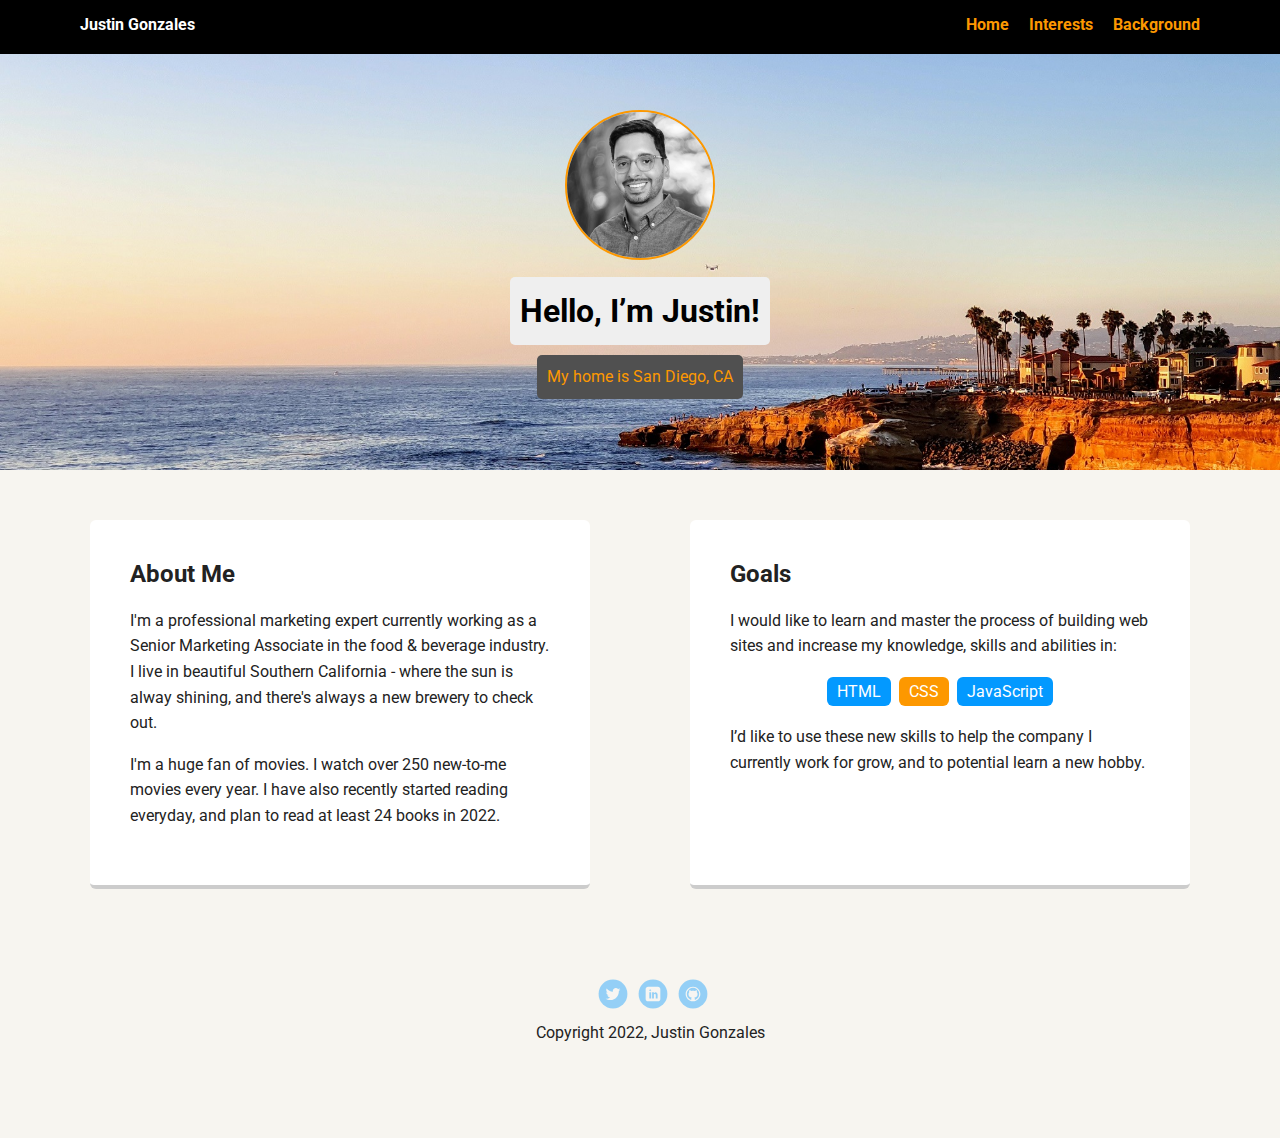
<file: index.html>
<!doctype html>
<html lang="en">
<head>
  <meta charset="utf-8">
  <title>Justin Gonzales' Profile</title>
  <meta name="viewport" content="width=device-width, initial-scale=1.0">
  <link rel="stylesheet" href="styles.css">
  <link href="https://fonts.googleapis.com/css?family=Muli%7CRoboto:400,300,500,700,900" rel="stylesheet"></head>
  <body>

    <div class="main-nav">
        <ul class="nav">
          <li class="name">Justin Gonzales</li>
          <li><a href="index.html">Home</a></li>
          <li><a href="interests.html">Interests</a></li>
          <li><a href="background.html">Background</a></li>
        </ul>
    </div>

    <header>
      <img src="images/justin_headshot.jpg" alt="Picture of Justin Gonzales" class="profile-image">
      <h1 class="tag name">Hello, I’m Justin!</h1>
      <p class="tag location">My home is San Diego, CA</p>
    </header>

    <main class="flex">
      <div class="card">
        <h2>About Me</h2>
        <p>I'm a professional marketing expert currently working as a Senior Marketing Associate in the food & beverage industry. I live in beautiful Southern California - where the sun is alway shining, and there's always a new brewery to check out. </p>
        <p>I'm a huge fan of movies. I watch over 250 new-to-me movies every year. I have also recently started reading everyday, and plan to read at least 24 books in 2022.</p>
      </div> 

      <div class="card">
        <h2>Goals</h2>
        <p>I would like to learn and master the process of building web sites and increase my knowledge, skills and abilities in:</p>
        <ul class="skills">
          <li>HTML</li>
          <li>CSS</li>
          <li>JavaScript</li>
        </ul>
        <p>I’d like to use these new skills to help the company I currently work for grow, and to potential learn a new hobby.</p>
      </div> 

    </main>
    <footer>
      <ul>
        <li><a href="https://twitter.com/j_likesmovies" class="social twitter">Twitter</a></li>
        <li><a href="https://www.linkedin.com/in/justin-gonzales-491ba2122/" class="social linkedin">LinkedIn</a></li>
        <li><a href="https://github.com/justing92" class="social github">Github</a></li>
      </ul>
      <p class="copyright">Copyright 2022, Justin Gonzales</p>
    </footer>
  </body>
  </html>
</file>
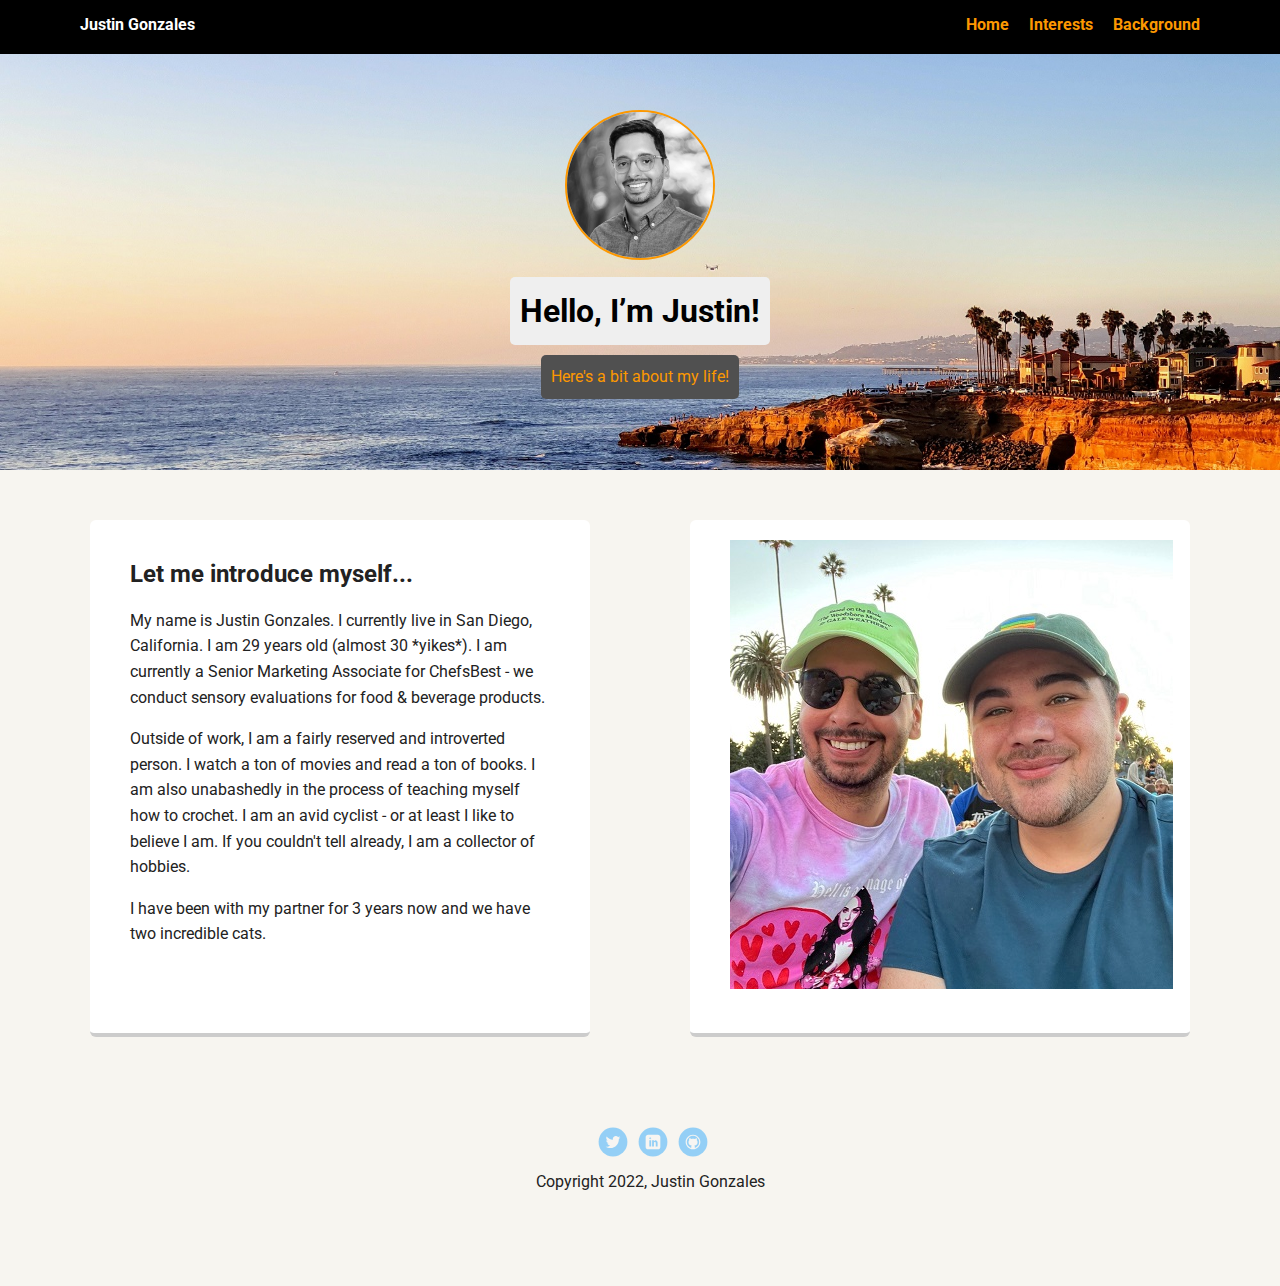
<file: background.html>
<!doctype html>
<html lang="en">
<head>
  <meta charset="utf-8">
  <title>Justin Gonzales' Profile - Background</title>
  <meta name="viewport" content="width=device-width, initial-scale=1.0">
  <link rel="stylesheet" href="styles.css">
  <link href="https://fonts.googleapis.com/css?family=Muli%7CRoboto:400,300,500,700,900" rel="stylesheet"></head>
  <body>

    <div class="main-nav">
        <ul class="nav">
          <li class="name">Justin Gonzales</li>
          <li><a href="index.html">Home</a></li>
          <li><a href="interests.html">Interests</a></li>
          <li><a href="background.html">Background</a></li>
        </ul>
    </div>

    <header>
      <img src="images/justin_headshot.jpg" alt="Picture of Justin Gonzales" class="profile-image">
      <h1 class="tag name">Hello, I’m Justin!</h1>
      <p class="tag location">Here's a bit about my life!</p>
    </header>

    <main class="flex">
      <div class="card">
        <h2>Let me introduce myself...</h2>
            <p>My name is Justin Gonzales. I currently live in San Diego, California. I am 29 years old (almost 30 *yikes*). I am currently a Senior Marketing Associate for ChefsBest - we conduct sensory evaluations for food & beverage products.</p>
            <p>Outside of work, I am a fairly reserved and introverted person. I watch a ton of movies and read a ton of books. I am also unabashedly in the process of teaching myself how to crochet. I am an avid cyclist - or at least I like to believe I am. If you couldn't tell already, I am a collector of hobbies.</p>
            <p>I have been with my partner for 3 years now and we have two incredible cats.</p>
      </div> 

      <div class="card">
        <img src ="images/justin_partner.jpg" alt="Justin Gonzales and his partner">
      </div> 

    </main>
    <footer>
      <ul>
        <li><a href="https://twitter.com/j_likesmovies" class="social twitter">Twitter</a></li>
        <li><a href="https://www.linkedin.com/in/justin-gonzales-491ba2122/" class="social linkedin">LinkedIn</a></li>
        <li><a href="https://github.com/justing92" class="social github">Github</a></li>
      </ul>
      <p class="copyright">Copyright 2022, Justin Gonzales</p>
    </footer>
  </body>
  </html>
</file>
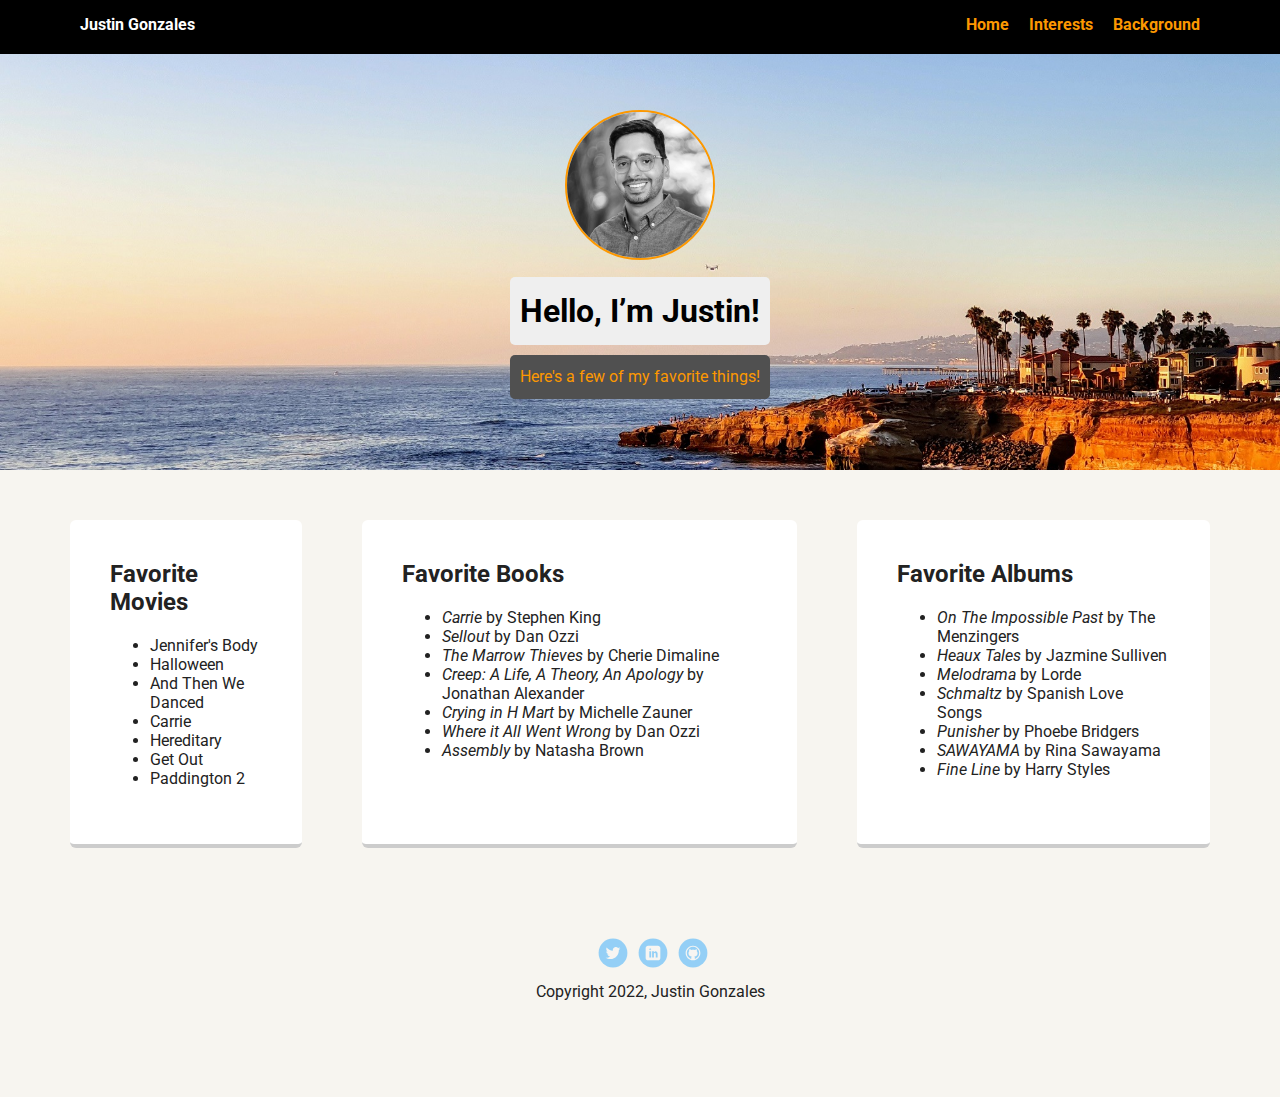
<file: interests.html>
<!doctype html>
<html lang="en">
<head>
  <meta charset="utf-8">
  <title>Justin Gonzales' Profile - Interests</title>
  <meta name="viewport" content="width=device-width, initial-scale=1.0">
  <link rel="stylesheet" href="styles.css">
  <link href="https://fonts.googleapis.com/css?family=Muli%7CRoboto:400,300,500,700,900" rel="stylesheet"></head>
  <body>

    <div class="main-nav">
        <ul class="nav">
          <li class="name">Justin Gonzales</li>
          <li><a href="index.html">Home</a></li>
          <li><a href="interests.html">Interests</a></li>
          <li><a href="background.html">Background</a></li>
        </ul>
    </div>

    <header>
      <img src="images/justin_headshot.jpg" alt="Picture of Justin Gonzales" class="profile-image">
      <h1 class="tag name">Hello, I’m Justin!</h1>
      <p class="tag location">Here's a few of my favorite things!</p>
    </header>

    <main class="flex">
      <div class="card">
        <h2>Favorite Movies</h2>
        <ul>
          <Li>Jennifer's Body</Li>
          <Li>Halloween</Li>
          <Li>And Then We Danced</Li>
          <Li>Carrie</Li>
          <Li>Hereditary</Li>
          <Li>Get Out</Li>
          <Li>Paddington 2</Li>
        </ul>
      </div> 

      <div class="card">
        <h2>Favorite Books</h2>
        <ul>
          <Li><em>Carrie</em> by Stephen King</Li>
          <Li><em>Sellout</em> by Dan Ozzi</Li>
          <Li><em>The Marrow Thieves</em> by Cherie Dimaline</Li>
          <Li><em>Creep: A Life, A Theory, An Apology</em> by Jonathan Alexander</Li>
          <Li><em>Crying in H Mart</em> by Michelle Zauner</Li>
          <Li><em>Where it All Went Wrong</em> by Dan Ozzi</Li>
          <Li><em>Assembly</em> by Natasha Brown</Li>
        </ul>
      </div> 

      <div class="card">
        <h2>Favorite Albums</h2>
        <ul>
          <Li><em>On The Impossible Past</em> by The Menzingers</Li>
          <Li><em>Heaux Tales</em> by Jazmine Sulliven</Li>
          <Li><em>Melodrama</em> by Lorde</Li>
          <Li><em>Schmaltz</em> by Spanish Love Songs</Li>
          <Li><em>Punisher</em> by Phoebe Bridgers</Li>
          <Li><em>SAWAYAMA</em> by Rina Sawayama</Li>
          <Li><em>Fine Line</em> by Harry Styles</Li>
        </ul>
      </div> 

    </main>
    <footer>
      <ul>
        <li><a href="https://twitter.com/j_likesmovies" class="social twitter">Twitter</a></li>
        <li><a href="https://www.linkedin.com/in/justin-gonzales-491ba2122/" class="social linkedin">LinkedIn</a></li>
        <li><a href="https://github.com/justing92" class="social github">Github</a></li>
      </ul>
      <p class="copyright">Copyright 2022, Justin Gonzales</p>
    </footer>
  </body>
  </html>
</file>
<file: styles.css>
/* Global Layout Set-up */
* { 
  box-sizing: border-box;
}
  
body {
  margin: 0;
  padding: 0;
  text-align: center;
  font-family: 'Roboto', sans-serif;
  color: #222;
  background: #f7f5f0;
}
/* Link Styles */

a {
  text-decoration: none;
  color: rgb(253, 152, 0);
}
a:hover {
  color: #6633ff;
}

/* Section Styles */

.main-nav {
  width: 100%;
  background: black;
  min-height: 30px;
  padding: 10px;
  position: fixed;
  text-align: center;
}
.nav {
  display: flex;
  justify-content: space-around;
  font-weight: 700;
  list-style-type: none;
  margin: 0 auto;
  padding: 0;
}

.nav .name {
    display: block;
    margin-right: auto;
    color: white;
}
.nav li {
  padding: 5px 10px 10px 10px;
}
.nav a {
  transition: all .5s;
}
.nav a:hover {
  color: white
}

header {
  text-align: center;
  background: url('images/san_diego.jpg') no-repeat center center ;
  background-size: cover;
  overflow: hidden;
  padding-top: 60px;
}
header {
  line-height: 1.5;
}
header .profile-image {
  margin-top: 50px;
  width: 150px;
  height: 150px;
  border-radius: 50%;
  border: 2px solid rgb(253, 152, 0);
  transition: all .5s;
}
header .profile-image:hover {
  transform: scale(1.2) rotate(5deg);
}
.tag {
  background-color: #efefef;
  color: black;
  padding: 10px;
  border-radius: 5px;
  display: table;
  margin: 10px auto;
} 
.location {
  background-color: rgb(80, 80, 80);
  color: rgb(253, 152, 0);
}
.card {
  margin: 30px;
  padding: 20px 40px 40px;
  max-width: 500px;
  text-align: left;
  background: #fff;
  border-bottom: 4px solid #ccc;
  border-radius: 6px;
  transition: all .5s;
}
.card:hover {
  border-color: rgb(253, 152, 0);
}

ul.skills {
  padding: 0;
  text-align: center;
}

.skills li {
  border-radius: 6px;
  display: inline-block;
  background: rgb(253, 152, 0);
  color: white;
  padding: 5px 10px;
  margin: 2px;
}

.skills li:nth-child(odd) {
  background: #0399ff;
}

footer {
  width: 100%;
  min-height: 30px;
  padding: 20px 0 40px 20px;
}

footer .copyright {
  top: -8px;
  font-size: .75em;
}

footer ul {
  list-style-type: none;
  margin: 0;
  padding: 0;
}

footer ul li {
  display: inline-block;
}

a.social {
  display: inline-block;
  text-indent: -9999px;
  margin-left: 5px;
  width: 30px;
  height: 30px;
  background-size: 30px 30px;
  opacity: .4;
  transition: all .5s;
}
a.twitter {
  background-image: url(images/twitter.svg);
}
a.linkedin {
  background-image: url(images/linkedin.svg);
}
a.github {
  background-image: url(images/github.svg);
}
a.social:hover {
  opacity: 1;
}
.clearfix {
  clear: both;
}

/* Styles for larger screens */
@media screen and (min-width: 720px) {
  
  .flex {
      display: -ms-flexbox;      /* TWEENER - IE 10 */
      display: flex; 
      max-width: 1200px;
      -ms-flex-pack: distribute;
      justify-content: space-around;
      margin: 0 auto;
  }

  header {
    min-height: 470px;
  }

  .nav {
    max-width: 1200px;
    padding: 0 30px;
  }


  main {
    padding-top: 20px;
  }

  main p {
    line-height: 1.6em;
  }

  footer {
    font-size: 1.3em;
    max-width: 1200px;
    margin: 40px auto;
  }

}
</file>
